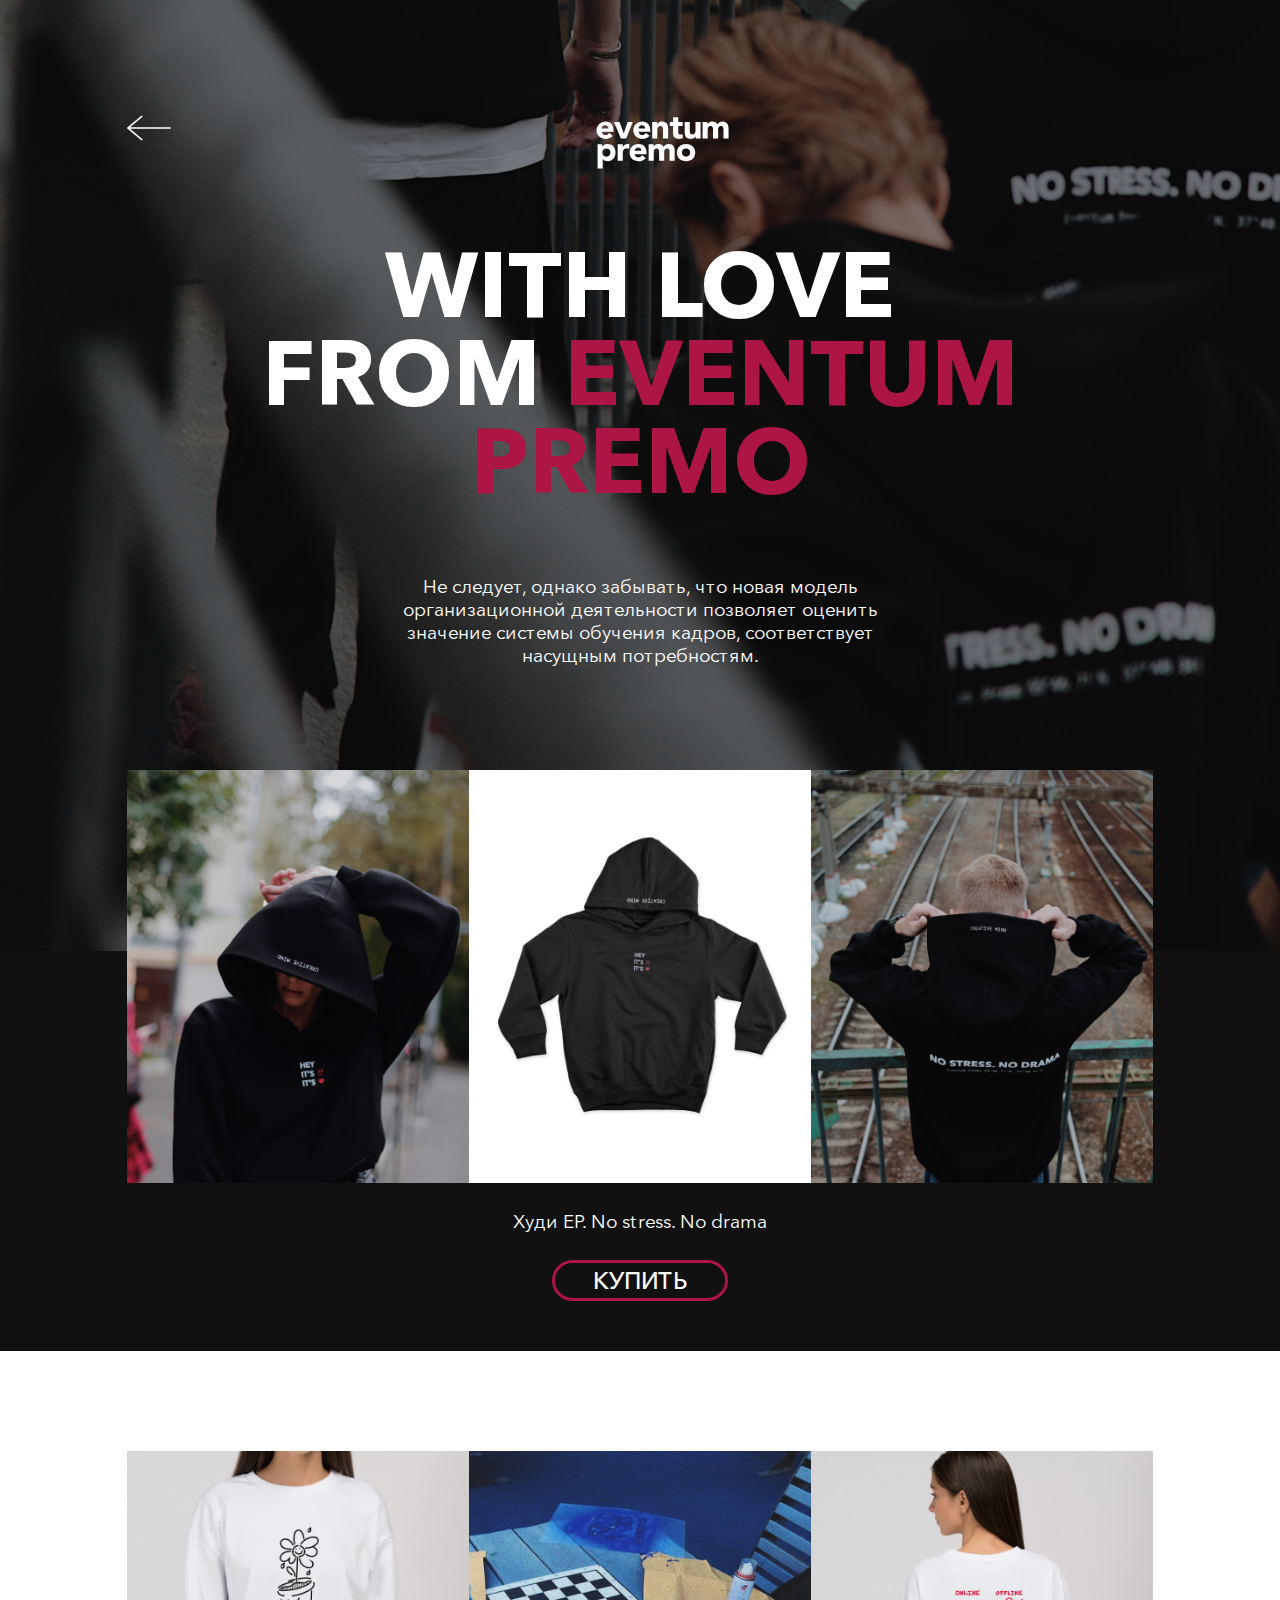
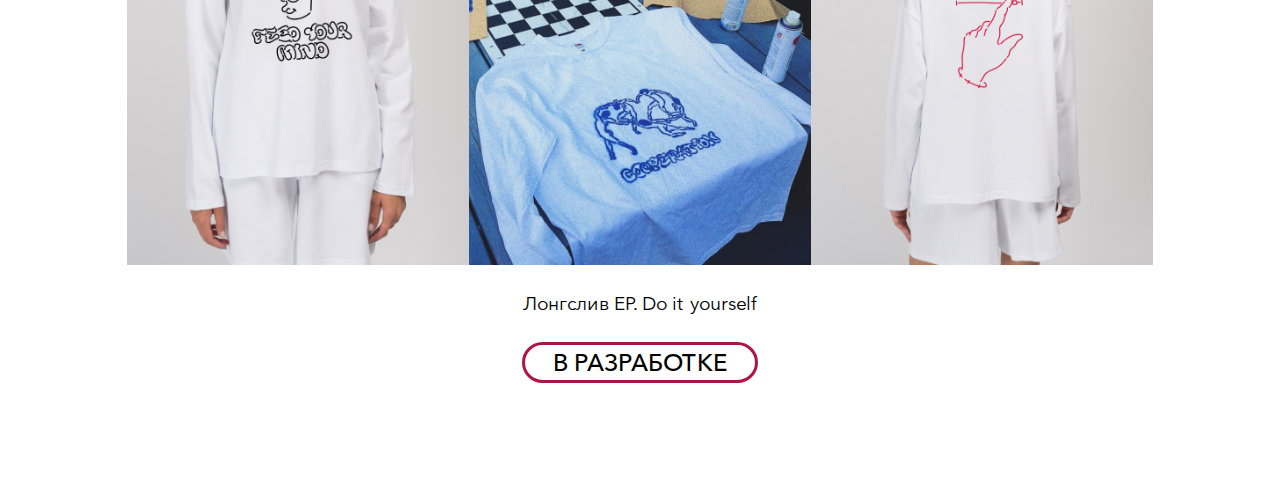
<file: index.html>
<!DOCTYPE html>
<html lang="en">

<head>
    <meta charset="utf-8">
    <meta name="viewport" content="width=device-width, initial-scale=1.0" />
    <title>TEAM WANTED</title>
    <link rel="stylesheet" href="css/slick.css">
    <link rel="stylesheet" href="css/style.css">
</head>

<body>
    <section class="WithPremo">
        <div class="WithPremo__top">
            <a href="#" class="WithPremo__top-back"> <svg width="44" height="26" viewBox="0 0 44 26" fill="none" xmlns="http://www.w3.org/2000/svg">
                <path d="M0.268585 12.4569L14.0186 0.889637C14.3767 0.588383 14.9568 0.588383 15.3148 0.889637C15.6729 1.19089 15.6729 1.67889 15.3148 1.98007L3.12953 12.231H43.0833C43.59 12.231 44 12.5759 44 13.0021C44 13.4284 43.59 13.7733 43.0833 13.7733H3.12953L15.3148 24.0241C15.6729 24.3254 15.6729 24.8134 15.3148 25.1146C15.1358 25.2652 14.9012 25.3405 14.6666 25.3405C14.4321 25.3405 14.1976 25.2652 14.0185 25.1146L0.268497 13.5473C-0.0895157 13.2461 -0.0895157 12.7581 0.268585 12.4569Z" fill="white"/>
                </svg>
            </a>
            <a href="#" class="WithPremo__top-logo"><img src="img/logo.svg"></a>
        </div>
        <h1>With love from <span>Eventum Premo</span></h1>
        <p>Не следует, однако забывать, что новая модель организационной деятельности позволяет оценить значение системы обучения кадров, соответствует насущным потребностям.</p>

        <div class="hoodieShow">
            <div class="hoodieShow__list">
                <img src="img/hoodie1.png" alt="hoodie1">
                <img src="img/hoodie2.png" alt="hoodie2">
                <img src="img/hoodie3.png" alt="hoodie3">
            </div>
            <p>Худи EP. No stress. No drama</p>
            <a href="buy.html" class="btn-buy">КУПИТЬ</a>
        </div>
    </section>


    <section class="hoodieDevelopment">
        <div class="hoodieDevelopment__list">
            <img src="img/development1.png" alt="development1">
            <img src="img/development2.png" alt="development2">
            <img src="img/development3.png" alt="development3">
        </div>
        <p>Лонгслив EP. Do it yourself</p>
        <a href="developer.html" class="btn-development">В РАЗРАБОТКЕ</a>
    </section>
    <script src="https://code.jquery.com/jquery-3.6.0.min.js" integrity="sha256-/xUj+3OJU5yExlq6GSYGSHk7tPXikynS7ogEvDej/m4=" crossorigin="anonymous"></script>
    <script src="js/slick.min.js"></script>
    <script src="js/style.js"></script>
</body>

</html>
</file>
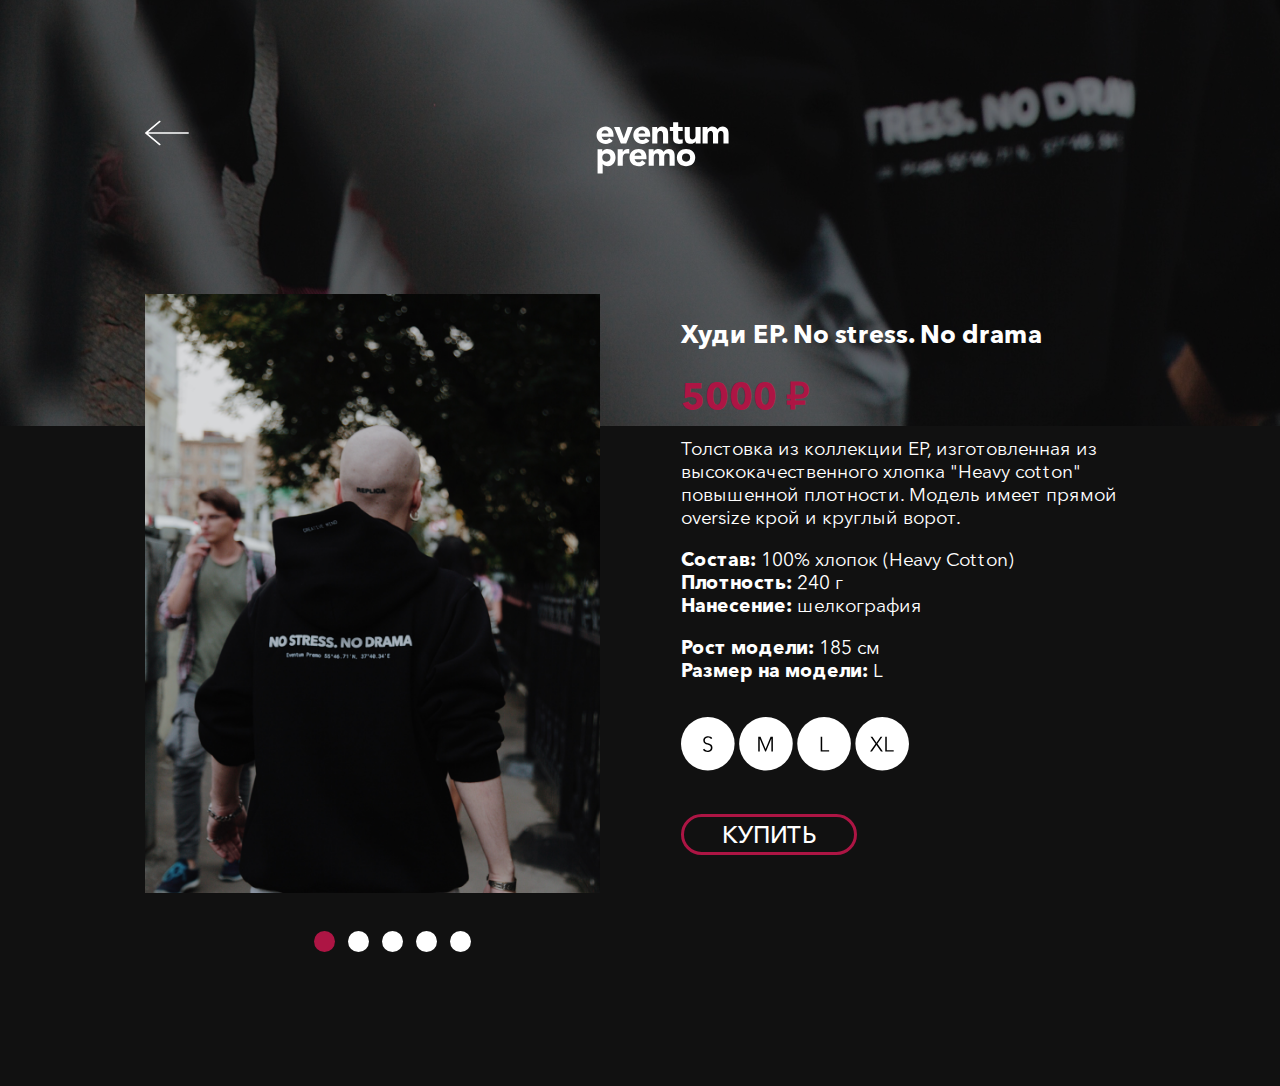
<file: buy.html>
<!DOCTYPE html>
<html lang="en">

<head>
    <meta charset="utf-8">
    <meta name="viewport" content="width=device-width, initial-scale=1.0" />
    <title>TEAM WANTED</title>
    <link rel="stylesheet" href="css/slick.css">
    <link rel="stylesheet" href="css/jquery.fancybox.min.css">
    <link rel="stylesheet" href="css/style.css">
</head>

<body>
    <section class="hoodiBuy">
        <div class="hoodiBuy__top">
            <a href="index.html" class="hoodiBuy__top-back"> <svg width="44" height="26" viewBox="0 0 44 26" fill="none" xmlns="http://www.w3.org/2000/svg">
                <path d="M0.268585 12.4569L14.0186 0.889637C14.3767 0.588383 14.9568 0.588383 15.3148 0.889637C15.6729 1.19089 15.6729 1.67889 15.3148 1.98007L3.12953 12.231H43.0833C43.59 12.231 44 12.5759 44 13.0021C44 13.4284 43.59 13.7733 43.0833 13.7733H3.12953L15.3148 24.0241C15.6729 24.3254 15.6729 24.8134 15.3148 25.1146C15.1358 25.2652 14.9012 25.3405 14.6666 25.3405C14.4321 25.3405 14.1976 25.2652 14.0185 25.1146L0.268497 13.5473C-0.0895157 13.2461 -0.0895157 12.7581 0.268585 12.4569Z" fill="white"/>
                </svg>
            </a>
            <a href="index.html" class="hoodiBuy__top-logo"><img src="img/logo.svg"></a>
        </div>
        <div class="hoodiBuy__content">
            <div class="hoodiBuy__content-photo">
                <div class="hoodiBuy__content-photo_option">
                    <img src="img/hoodiBuy1.png" alt="hoodiBuy1">
                </div>
                <div class="hoodiBuy__content-photo_option">
                    <img src="img/hoodiBuy1.png" alt="hoodiBuy1">
                </div>
                <div class="hoodiBuy__content-photo_option">
                    <img src="img/hoodiBuy1.png" alt="hoodiBuy1">
                </div>
                <div class="hoodiBuy__content-photo_option">
                    <img src="img/hoodiBuy1.png" alt="hoodiBuy1">
                </div>
                <div class="hoodiBuy__content-photo_option">
                    <img src="img/hoodiBuy1.png" alt="hoodiBuy1">
                </div>
            </div>
            <div class="hoodiBuy__content-main">
                <h3>Худи EP. No stress. No drama</h3>
                <div class="hoodiBuy__content-main_price">
                    5000 ₽
                </div>
                <p>
                    Толстовка из коллекции EP, изготовленная из высококачественного хлопка "Heavy cotton" повышенной плотности. Модель имеет прямой oversize крой и круглый ворот.
                </p>
                <p><b>Состав:</b> 100% хлопок (Heavy Cotton) <br>
                    <b> Плотность: </b> 240 г <br>
                    <b>Нанесение:</b> шелкография </p>
                <p> <b>Рост модели: </b> 185 см <br>
                    <b>Размер на модели:</b> L
                </p>

                <div class="hoodiBuy__content-main_size">
                    <button><svg width="54" height="54" viewBox="0 0 54 54" fill="none" xmlns="http://www.w3.org/2000/svg">
                        <rect width="53.6026" height="53.6026" rx="26.8013" fill="white"/>
                        <path d="M31.2485 21.1494C30.5345 20.1834 29.0435 19.3434 27.0485 19.3434C24.8645 19.3434 22.3025 20.5614 22.3025 23.4384C22.3025 26.1264 24.3185 26.9874 26.2925 27.5964C28.1825 28.1844 29.9255 28.7094 29.9255 30.7884C29.9255 32.6994 28.1615 33.6654 26.6285 33.6654C25.0745 33.6654 23.8775 32.8464 23.2265 31.7964L21.9245 32.7624C22.9955 34.2324 24.8015 34.9674 26.6075 34.9674C28.9595 34.9674 31.4585 33.6654 31.4585 30.6834C31.4585 27.7014 29.1485 27.0294 27.0485 26.3364C25.3895 25.7904 23.8145 25.3074 23.8145 23.4174C23.8145 21.5064 25.5155 20.6244 26.9855 20.6244C28.3925 20.6244 29.4215 21.2124 30.0515 22.1154L31.2485 21.1494Z" fill="black"/>
                        </svg>
                        </button>
                    <button><svg width="54" height="54" viewBox="0 0 54 54" fill="none" xmlns="http://www.w3.org/2000/svg">
                            <rect x="0.132568" width="53.6026" height="53.6026" rx="26.8013" fill="white"/>
                            <path d="M21.54 19.7214H19.23V34.5894H20.742V21.6744H20.784L26.16 34.5894H26.958L32.334 21.6744H32.376V34.5894H33.888V19.7214H31.578L26.601 32.0274H26.58L21.54 19.7214Z" fill="black"/>
                            </svg>
                            
                            </button>
                    <button><svg width="54" height="54" viewBox="0 0 54 54" fill="none" xmlns="http://www.w3.org/2000/svg">
                                <rect x="0.264893" width="53.6026" height="53.6026" rx="26.8013" fill="white"/>
                                <path d="M25.1998 19.7214H23.6878V34.5894H32.1298V33.2454H25.1998V19.7214Z" fill="black"/>
                                </svg>
                                
                                </button>
                    <button><svg width="54" height="54" viewBox="0 0 54 54" fill="none" xmlns="http://www.w3.org/2000/svg">
                                    <rect x="0.397461" width="53.6026" height="53.6026" rx="26.8013" fill="white"/>
                                    <path d="M17.4219 19.7214H15.5319L20.5089 26.7774L15.0489 34.5894H16.9389L21.4539 27.8904L25.9899 34.5894H27.8799L22.4199 26.7984L27.3549 19.7214H25.5489L21.4959 25.7274L17.4219 19.7214ZM31.7736 19.7214H30.2616V34.5894H38.7036V33.2454H31.7736V19.7214Z" fill="black"/>
                                    </svg>
                                    
                                    </button>
                </div>

                <a data-fancybox data-touch='false' href="#hidden" class="btn-buy">КУПИТЬ</a>
            </div>
        </div>
    </section>

    <div id='hidden' style="display: none;">
        <div class="formOption">
            <h3>Контактная информация</h3>
            <form action="">
                <input type="text" class="formName" placeholder="Имя">
                <input type="text" class="formSurname" placeholder="Фамилия">
                <input type="mail" class="formMail" placeholder="Почта">
                <input type="tel" class="formTel" placeholder="Телефон">
                <button>КУПИТЬ</button>
            </form>
        </div>

    </div>
    <script src="https://code.jquery.com/jquery-3.6.0.min.js" integrity="sha256-/xUj+3OJU5yExlq6GSYGSHk7tPXikynS7ogEvDej/m4=" crossorigin="anonymous"></script>
    <script src="js/slick.min.js"></script>
    <script src="js/jquery.fancybox.min.js"></script>
    <script src="js/style.js"></script>
</body>

</html>
</file>
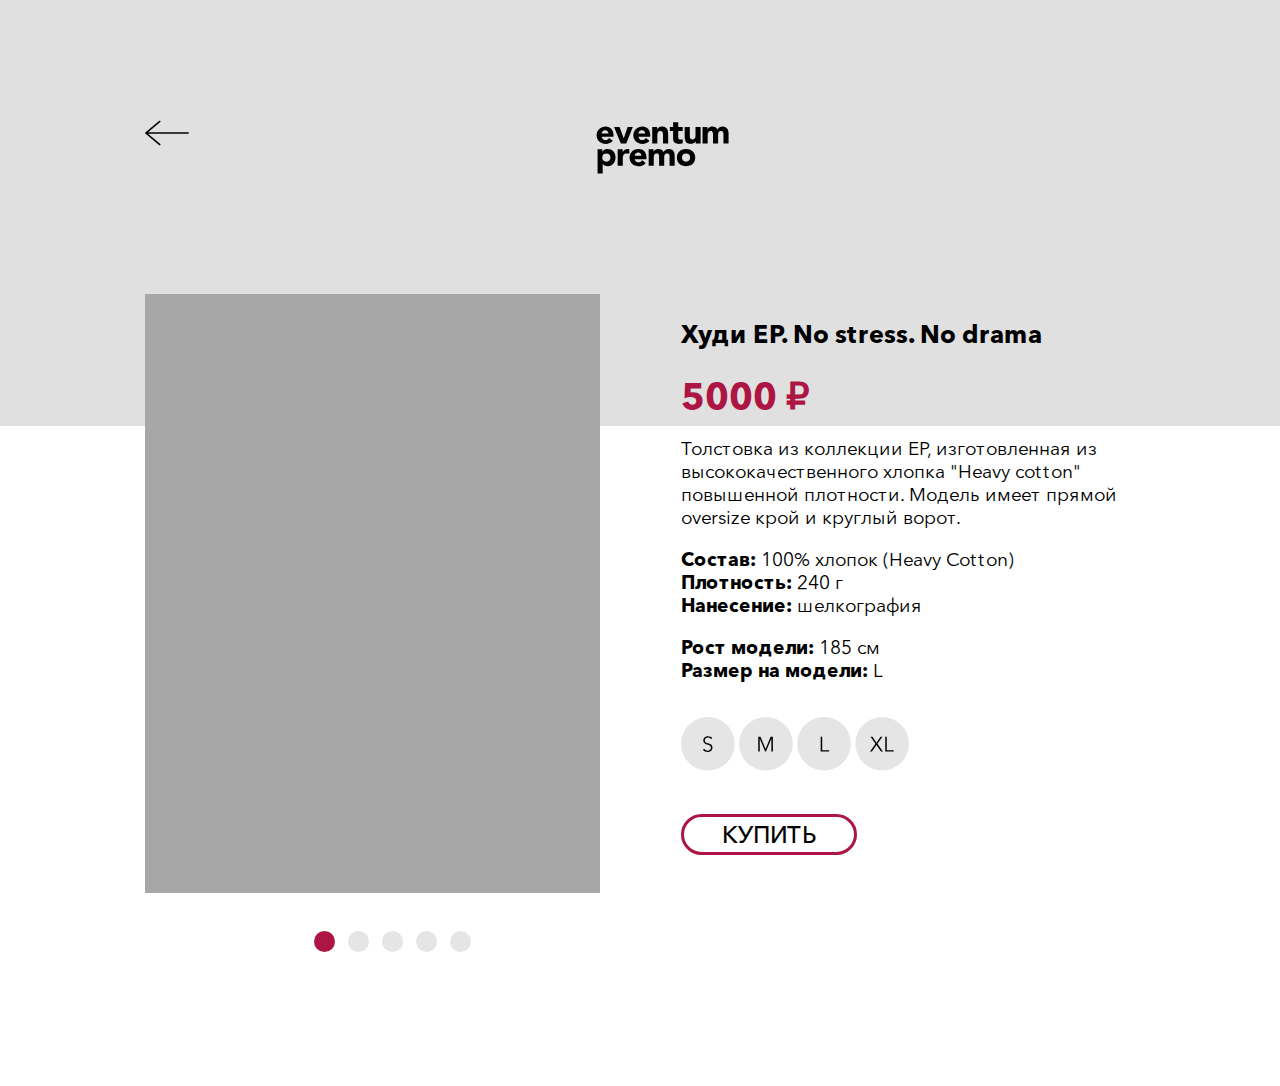
<file: developer.html>
<!DOCTYPE html>
<html lang="en">

<head>
    <meta charset="utf-8">
    <meta name="viewport" content="width=device-width, initial-scale=1.0" />
    <title>TEAM WANTED</title>
    <link rel="stylesheet" href="css/slick.css">
    <link rel="stylesheet" href="css/jquery.fancybox.min.css">
    <link rel="stylesheet" href="css/style.css">
</head>

<body>
    <section class="hoodiBuy hoodiBuy_developer">
        <div class="hoodiBuy__top">
            <a href="index.html" class="hoodiBuy__top-back"> <svg width="44" height="26" viewBox="0 0 44 26" fill="none" xmlns="http://www.w3.org/2000/svg">
                <path d="M0.268585 12.4569L14.0186 0.889637C14.3767 0.588383 14.9568 0.588383 15.3148 0.889637C15.6729 1.19089 15.6729 1.67889 15.3148 1.98007L3.12953 12.231H43.0833C43.59 12.231 44 12.5759 44 13.0021C44 13.4284 43.59 13.7733 43.0833 13.7733H3.12953L15.3148 24.0241C15.6729 24.3254 15.6729 24.8134 15.3148 25.1146C15.1358 25.2652 14.9012 25.3405 14.6666 25.3405C14.4321 25.3405 14.1976 25.2652 14.0185 25.1146L0.268497 13.5473C-0.0895157 13.2461 -0.0895157 12.7581 0.268585 12.4569Z" fill="black"/>
                </svg>
            </a>
            <a href="index.html" class="hoodiBuy__top-logo"><img src="/img/logo_developer.svg"></a>
        </div>
        <div class="hoodiBuy__content hoodiBuy__content_developer">
            <div class="hoodiBuy__content-photo">
                <div class="hoodiBuy__content-photo_option">
                    <img src="img/hoodiBuy1-dev.png" alt="hoodiBuy1">
                </div>
                <div class="hoodiBuy__content-photo_option">
                    <img src="img/hoodiBuy1-dev.png" alt="hoodiBuy1">
                </div>
                <div class="hoodiBuy__content-photo_option">
                    <img src="img/hoodiBuy1-dev.png" alt="hoodiBuy1">
                </div>
                <div class="hoodiBuy__content-photo_option">
                    <img src="img/hoodiBuy1-dev.png" alt="hoodiBuy1">
                </div>
                <div class="hoodiBuy__content-photo_option">
                    <img src="img/hoodiBuy1-dev.png" alt="hoodiBuy1">
                </div>
            </div>
            <div class="hoodiBuy__content-main">
                <h3>Худи EP. No stress. No drama</h3>
                <div class="hoodiBuy__content-main_price">
                    5000 ₽
                </div>
                <p>
                    Толстовка из коллекции EP, изготовленная из высококачественного хлопка "Heavy cotton" повышенной плотности. Модель имеет прямой oversize крой и круглый ворот.
                </p>
                <p><b>Состав:</b> 100% хлопок (Heavy Cotton) <br>
                    <b> Плотность: </b> 240 г <br>
                    <b>Нанесение:</b> шелкография </p>
                <p> <b>Рост модели: </b> 185 см <br>
                    <b>Размер на модели:</b> L
                </p>

                <div class="hoodiBuy__content-main_size">
                    <button><svg width="54" height="54" viewBox="0 0 54 54" fill="none" xmlns="http://www.w3.org/2000/svg">
                        <rect width="53.6026" height="53.6026" rx="26.8013" fill="white"/>
                        <path d="M31.2485 21.1494C30.5345 20.1834 29.0435 19.3434 27.0485 19.3434C24.8645 19.3434 22.3025 20.5614 22.3025 23.4384C22.3025 26.1264 24.3185 26.9874 26.2925 27.5964C28.1825 28.1844 29.9255 28.7094 29.9255 30.7884C29.9255 32.6994 28.1615 33.6654 26.6285 33.6654C25.0745 33.6654 23.8775 32.8464 23.2265 31.7964L21.9245 32.7624C22.9955 34.2324 24.8015 34.9674 26.6075 34.9674C28.9595 34.9674 31.4585 33.6654 31.4585 30.6834C31.4585 27.7014 29.1485 27.0294 27.0485 26.3364C25.3895 25.7904 23.8145 25.3074 23.8145 23.4174C23.8145 21.5064 25.5155 20.6244 26.9855 20.6244C28.3925 20.6244 29.4215 21.2124 30.0515 22.1154L31.2485 21.1494Z" fill="black"/>
                        </svg>
                        </button>
                    <button><svg width="54" height="54" viewBox="0 0 54 54" fill="none" xmlns="http://www.w3.org/2000/svg">
                            <rect x="0.132568" width="53.6026" height="53.6026" rx="26.8013" fill="white"/>
                            <path d="M21.54 19.7214H19.23V34.5894H20.742V21.6744H20.784L26.16 34.5894H26.958L32.334 21.6744H32.376V34.5894H33.888V19.7214H31.578L26.601 32.0274H26.58L21.54 19.7214Z" fill="black"/>
                            </svg>
                            
                            </button>
                    <button><svg width="54" height="54" viewBox="0 0 54 54" fill="none" xmlns="http://www.w3.org/2000/svg">
                                <rect x="0.264893" width="53.6026" height="53.6026" rx="26.8013" fill="white"/>
                                <path d="M25.1998 19.7214H23.6878V34.5894H32.1298V33.2454H25.1998V19.7214Z" fill="black"/>
                                </svg>
                                
                                </button>
                    <button><svg width="54" height="54" viewBox="0 0 54 54" fill="none" xmlns="http://www.w3.org/2000/svg">
                                    <rect x="0.397461" width="53.6026" height="53.6026" rx="26.8013" fill="white"/>
                                    <path d="M17.4219 19.7214H15.5319L20.5089 26.7774L15.0489 34.5894H16.9389L21.4539 27.8904L25.9899 34.5894H27.8799L22.4199 26.7984L27.3549 19.7214H25.5489L21.4959 25.7274L17.4219 19.7214ZM31.7736 19.7214H30.2616V34.5894H38.7036V33.2454H31.7736V19.7214Z" fill="black"/>
                                    </svg>
                                    
                                    </button>
                </div>

                <a data-fancybox data-touch='false' href="#hidden" class="btn-buy">КУПИТЬ</a>
            </div>
        </div>
    </section>

    <div id='hidden' style="display: none;">
        <div class="formOption">
            <h3>Контактная информация</h3>
            <form action="">
                <input type="text" class="formName" placeholder="Имя">
                <input type="text" class="formSurname" placeholder="Фамилия">
                <input type="mail" class="formMail" placeholder="Почта">
                <input type="tel" class="formTel" placeholder="Телефон">
                <button>КУПИТЬ</button>
            </form>
        </div>

    </div>
    <script src="https://code.jquery.com/jquery-3.6.0.min.js" integrity="sha256-/xUj+3OJU5yExlq6GSYGSHk7tPXikynS7ogEvDej/m4=" crossorigin="anonymous"></script>
    <script src="js/slick.min.js"></script>
    <script src="js/jquery.fancybox.min.js"></script>
    <script src="js/style.js"></script>
</body>

</html>
</file>
<file: css/style.css>
@import url(normalize.css);
@font-face {
    font-family: 'AvenirNextCyr';
    src: url(../fonts/AvenirNextCyr-Bold.woff);
    font-weight: 700;
    font-style: normal;
    font-stretch: normal
}

@font-face {
    font-family: 'AvenirNextCyr';
    src: url(../fonts/AvenirNextCyr-Heavy.woff);
    font-weight: 900;
    font-style: normal;
    font-stretch: normal
}

@font-face {
    font-family: 'AvenirNextCyr';
    src: url(../fonts/AvenirNextCyr-Demi.woff);
    font-weight: 600;
    font-style: normal;
    font-stretch: normal
}

@font-face {
    font-family: 'AvenirNextCyr';
    src: url(../fonts/AvenirNextCyr-Regular.woff);
    font-weight: 400;
    font-style: normal;
    font-stretch: normal
}

@font-face {
    font-family: 'AvenirNextCyr';
    src: url(../fonts/AvenirNextCyr-Medium.woff);
    font-weight: 500;
    font-style: normal;
    font-stretch: normal
}

body {
    font-family: 'AvenirNextCyr', sans-serif;
}

.WithPremo {
    background: #111111 no-repeat;
    background-image: url(../img/WithPremo-bg.png);
    padding: 115px 127px 50px;
}

.WithPremo__top {
    display: -webkit-box;
    display: -ms-flexbox;
    display: flex;
    -webkit-box-align: stretch;
    -ms-flex-align: stretch;
    align-items: stretch;
    margin-bottom: 46px;
}

.WithPremo__top-back {}

.WithPremo__top-logo {
    margin: 0 auto;
    display: block;
}

.WithPremo h1 {
    font-style: normal;
    font-weight: bold;
    font-size: 91px;
    line-height: 88px;
    text-align: center;
    font-variant: small-caps;
    color: #FFFFFF;
    max-width: 762px;
    display: block;
    margin: 0 auto;
    margin-bottom: 70px;
    text-transform: uppercase;
}

.WithPremo h1 span {
    color: #AD1544;
}

.WithPremo p {
    font-style: normal;
    font-weight: normal;
    font-size: 19px;
    line-height: 23px;
    text-align: center;
    color: #FFFFFF;
    max-width: 523px;
    margin: 0 auto;
    margin-bottom: 103px;
}

.hoodieShow__list {
    display: -ms-grid;
    display: grid;
    -ms-grid-columns: (1fr)[3];
    grid-template-columns: repeat(3, 1fr);
    -webkit-box-align: center;
    -ms-flex-align: center;
    align-items: center;
}

.hoodieShow__list img {
    width: 100%;
    height: 100%;
    max-height: 431px;
}

.hoodieShow p {
    font-style: normal;
    font-weight: normal;
    font-size: 19px;
    line-height: 23px;
    text-align: center;
    color: #FFFFFF;
    margin: 27px auto;
}

.btn-buy {
    font-style: normal;
    font-weight: 450;
    font-size: 24px;
    line-height: 29px;
    text-align: center;
    border: 3px solid #AD1544;
    -webkit-box-sizing: border-box;
    box-sizing: border-box;
    border-radius: 82px;
    color: #FFFFFF;
    -webkit-border-radius: 82px;
    -moz-border-radius: 82px;
    -ms-border-radius: 82px;
    -o-border-radius: 82px;
    width: 176px;
    height: 41px;
    display: -webkit-box;
    display: -ms-flexbox;
    display: flex;
    text-decoration: none;
    -webkit-box-align: center;
    -ms-flex-align: center;
    align-items: center;
    -webkit-box-pack: center;
    -ms-flex-pack: center;
    justify-content: center;
    margin: 0 auto;
    transition: .3s;
    margin-top: 27px;
    -webkit-transition: .3s;
    -moz-transition: .3s;
    -ms-transition: .3s;
    -o-transition: .3s;
}

.btn-buy:hover {
    background: #AD1544;
}

.hoodieDevelopment {
    padding: 100px 127px;
}

.hoodieDevelopment__list {
    display: -ms-grid;
    display: grid;
    -ms-grid-columns: (1fr)[3];
    grid-template-columns: repeat(3, 1fr);
}

.hoodieDevelopment__list img {
    width: 100%;
    height: 100%;
    max-height: 430px;
}

.hoodieDevelopment p {
    font-style: normal;
    font-weight: normal;
    font-size: 19px;
    line-height: 23px;
    text-align: center;
    color: #000000;
    margin: 27px 0;
}

.btn-development {
    border: 3px solid #AD1544;
    -webkit-box-sizing: border-box;
    box-sizing: border-box;
    border-radius: 82px;
    font-style: normal;
    font-weight: 450;
    font-size: 24px;
    line-height: 29px;
    text-align: center;
    color: #000000;
    display: -webkit-box;
    display: -ms-flexbox;
    display: flex;
    -webkit-box-pack: center;
    -ms-flex-pack: center;
    justify-content: center;
    -webkit-box-align: center;
    -ms-flex-align: center;
    align-items: center;
    width: 236px;
    height: 41px;
    text-decoration: none;
    margin: 0 auto;
    transition: .3s;
    -webkit-transition: .3s;
    -moz-transition: .3s;
    -ms-transition: .3s;
    -o-transition: .3s;
}

.btn-development:hover {
    background: #AD1544;
}

.hoodiBuy {
    background: #111111 no-repeat;
    background-image: url(../img/hoodiBuy-bg.png);
    background-position: top;
    padding: 120px 145px;
}

.hoodiBuy__top {
    display: -webkit-box;
    display: -ms-flexbox;
    display: flex;
    -webkit-box-align: stretch;
    -ms-flex-align: stretch;
    align-items: stretch;
    margin-bottom: 94px;
}

.hoodiBuy__top-logo {
    margin: 0 auto;
    display: block;
}

.hoodiBuy__content-photo {
    display: -ms-grid;
    display: grid;
    max-width: 512px;
}

.hoodiBuy__content-photo .slick-dots {
    display: -webkit-box;
    display: -ms-flexbox;
    display: flex;
    -webkit-box-align: center;
    -ms-flex-align: center;
    align-items: center;
    -webkit-box-pack: center;
    -ms-flex-pack: center;
    justify-content: center;
    margin-top: 35px;
}

.hoodiBuy__content-photo .slick-dots li {
    list-style: none;
    margin-right: 13px;
}

.hoodiBuy__content-photo img {
    width: 100%;
}

.hoodiBuy__content-photo .slick-dots li button {
    background: #FFFFFF;
    font-size: 0;
    border: none;
    border-radius: 100px;
    -webkit-border-radius: 100px;
    -moz-border-radius: 100px;
    -ms-border-radius: 100px;
    -o-border-radius: 100px;
    width: 21px;
    height: 21px;
    cursor: pointer;
}

.hoodiBuy__content-photo .slick-dots li:last-child {
    margin-right: 0;
}

.hoodiBuy__content-photo .slick-dots li.slick-active button {
    background: #AD1544;
}

.hoodiBuy__content {
    display: -ms-grid;
    display: grid;
    -ms-grid-columns: 1fr 81px 1fr;
    grid-template-columns: repeat(2, 1fr);
    grid-gap: 81px;
}

.hoodiBuy__content-main {}

.hoodiBuy__content-main h3 {
    font-style: normal;
    font-weight: 700;
    font-size: 25px;
    line-height: 31px;
    color: #FFFFFF;
    margin-bottom: 23px;
}

.hoodiBuy__content-main_price {
    font-style: normal;
    font-weight: 700;
    font-size: 37px;
    line-height: 45px;
    color: #AD1544;
}

.hoodiBuy__content-main p {
    font-style: normal;
    font-weight: normal;
    font-size: 19px;
    line-height: 23px;
    color: #FFFFFF;
}

.hoodiBuy__content-main_size {
    margin-top: 35px;
}

.hoodiBuy__content-main_size button {
    background: none;
    border: none;
    cursor: pointer;
    padding: 0;
}

.hoodiBuy__content-main .btn-buy {
    margin-left: 0;
    margin-top: 40px;
}

#hidden {
    background: none;
    padding: 0;
    padding-right: 40px;
    max-width: 800px;
    width: 100%;
}

.fancybox-button svg path {
    fill: #fff
}

.formOption {
    width: 100%;
    background: #fff;
    display: -webkit-box;
    display: -ms-flexbox;
    display: flex;
    -webkit-box-orient: vertical;
    -webkit-box-direction: normal;
    -ms-flex-direction: column;
    flex-direction: column;
    -webkit-box-pack: center;
    -ms-flex-pack: center;
    justify-content: center;
    text-align: center;
    padding: 50px;
    -webkit-box-align: center;
    -ms-flex-align: center;
    align-items: center;
}

.fancybox-slide--html .fancybox-close-small {
    top: -10px;
    padding: 0;
}

.formOption h3 {
    font-style: normal;
    font-weight: 600;
    font-size: 24px;
    line-height: 29px;
    text-align: center;
    color: #000000;
    margin-bottom: 12px;
}

.formOption form {
    display: -webkit-box;
    display: -ms-flexbox;
    display: flex;
    -ms-flex-wrap: wrap;
    flex-wrap: wrap;
    max-width: 432px;
}

.formOption form input {
    background: #E5E5E5;
    border-radius: 8px;
    height: 50px;
    width: 100%;
    outline: none;
    border: none;
    padding: 0 14px;
    margin-bottom: 12px;
}

.formOption form input.formName {
    max-width: 49%;
    margin-right: 2%;
}

.formOption form input.formSurname {
    max-width: 49%;
}

.formOption form input:last-child {
    margin-bottom: 0;
}

.formOption form button {
    background: #AD1544;
    border-radius: 82px;
    font-style: normal;
    font-weight: 450;
    font-size: 24px;
    line-height: 29px;
    text-align: center;
    border: none;
    width: 176px;
    height: 41px;
    margin: 0 auto;
    margin-top: 31px;
    color: #FFFFFF;
    cursor: pointer;
}

.hoodiBuy_developer {
    background: #fff no-repeat;
    background-image: url(../img/hoodiBuy-bg-developer.png);
}

.hoodiBuy__content_developer h3,
.hoodiBuy__content_developer p {
    color: #000;
}

.hoodiBuy__content_developer .hoodiBuy__content-main_size svg rect {
    fill: #E5E5E5
}

.hoodiBuy__content_developer .slick-dots li button {
    background: #E5E5E5;
}

.hoodiBuy__content_developer .btn-buy {
    color: #000000;
}

@media (max-width:990px) {
    .hoodiBuy__content {
        display: -ms-grid;
        display: grid;
        -ms-grid-columns: 1fr;
        grid-template-columns: repeat(1, 1fr);
        justify-items: center;
        grid-gap: 31px
    }
}

@media (max-width:770px) {
    .WithPremo h1 {
        font-size: 60px;
        line-height: 55px;
    }
    .hoodieShow__list,
    .hoodieDevelopment__list {
        -ms-grid-columns: 1fr;
        grid-template-columns: 1fr;
    }
    .WithPremo,
    .hoodiBuy {
        padding: 115px 50px 50px;
    }
}

@media (max-width:500px) {
    .hoodieDevelopment,
    .WithPremo,
    .hoodiBuy {
        padding: 50px 15px;
    }
    .formOption {
        padding: 30px 10px;
    }
}

@media (max-width:400px) {
    .WithPremo h1 {
        font-size: 40px;
        line-height: 40px;
    }
    .WithPremo {
        padding: 50px 15px;
    }
    .hoodieShow__list {
        position: initial;
        left: none;
        margin-right: 0;
        transform: none;
        padding: 0;
        -webkit-transform: none;
        -moz-transform: none;
        -ms-transform: none;
        -o-transform: none;
    }
}

.sizeActive rect {
    fill: #AD1544 !important;
}

.sizeActive path {
    fill: #fff !important;
}
</file>
